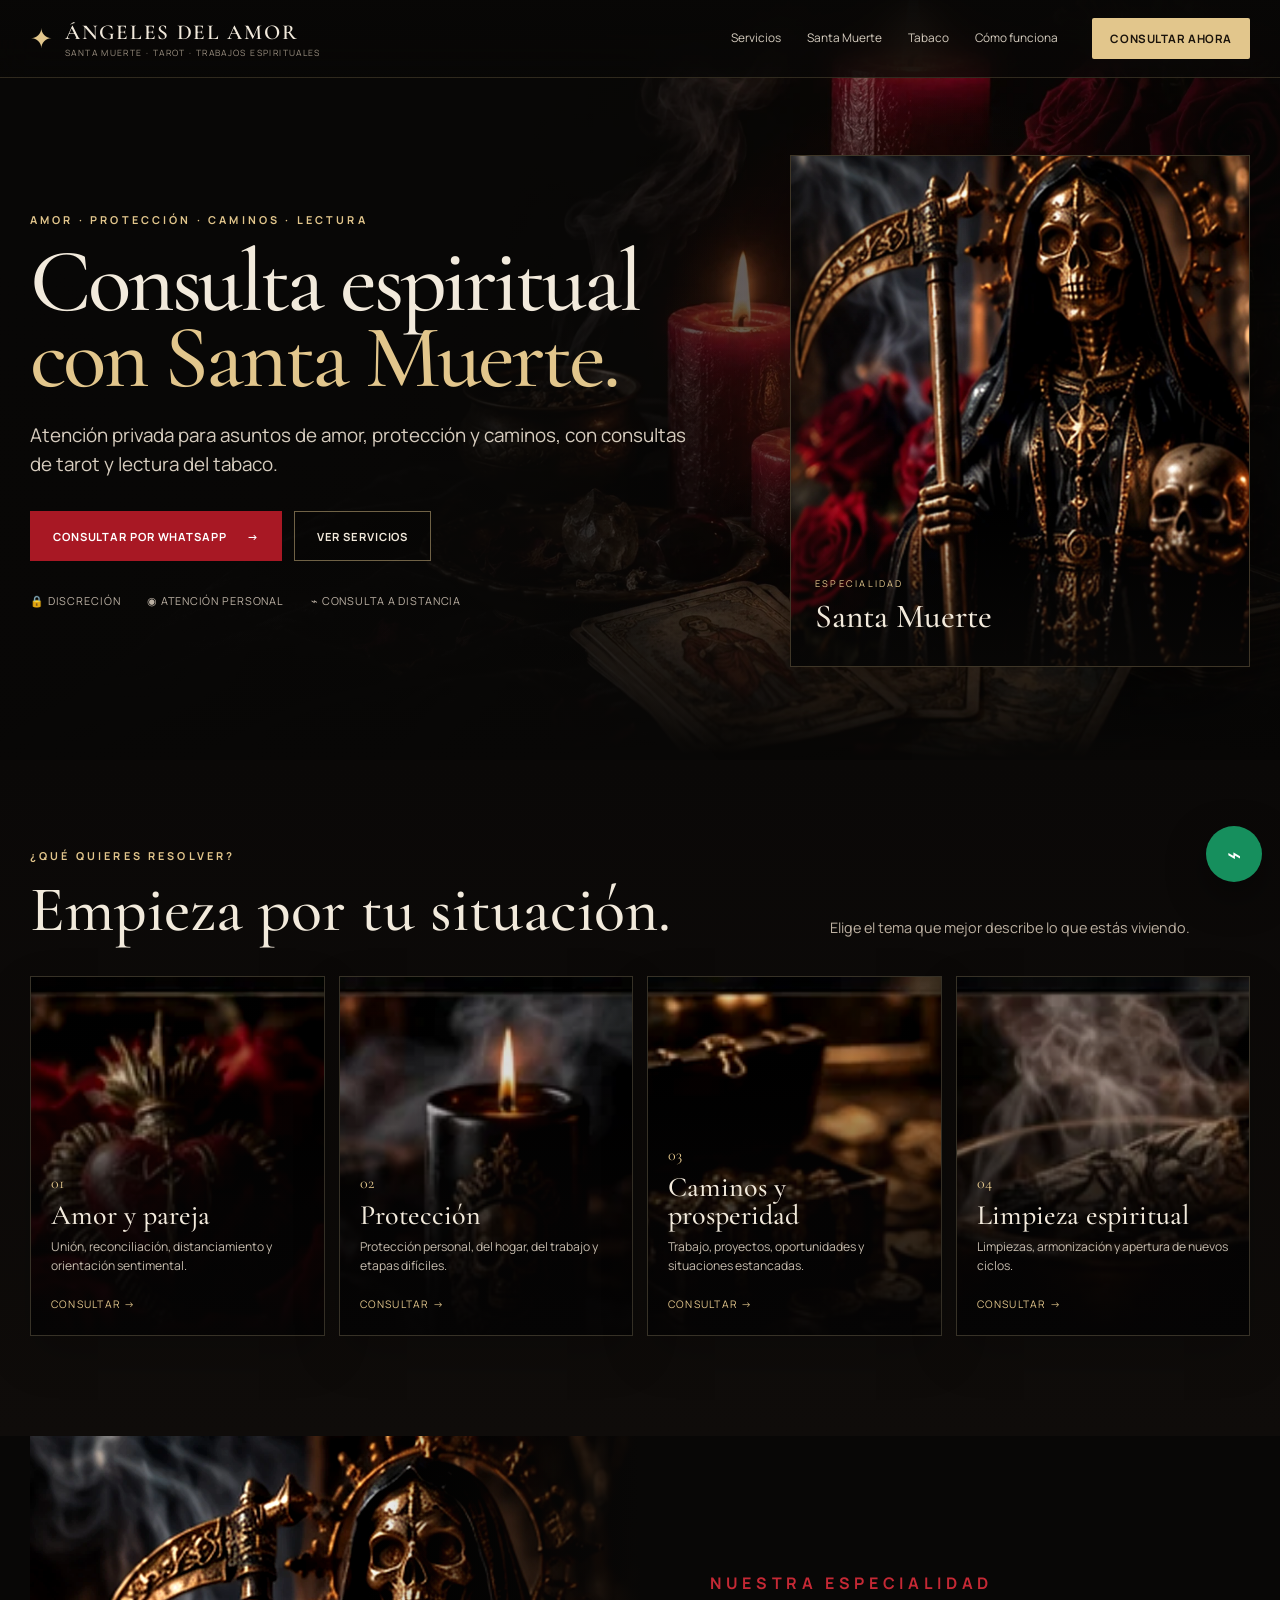
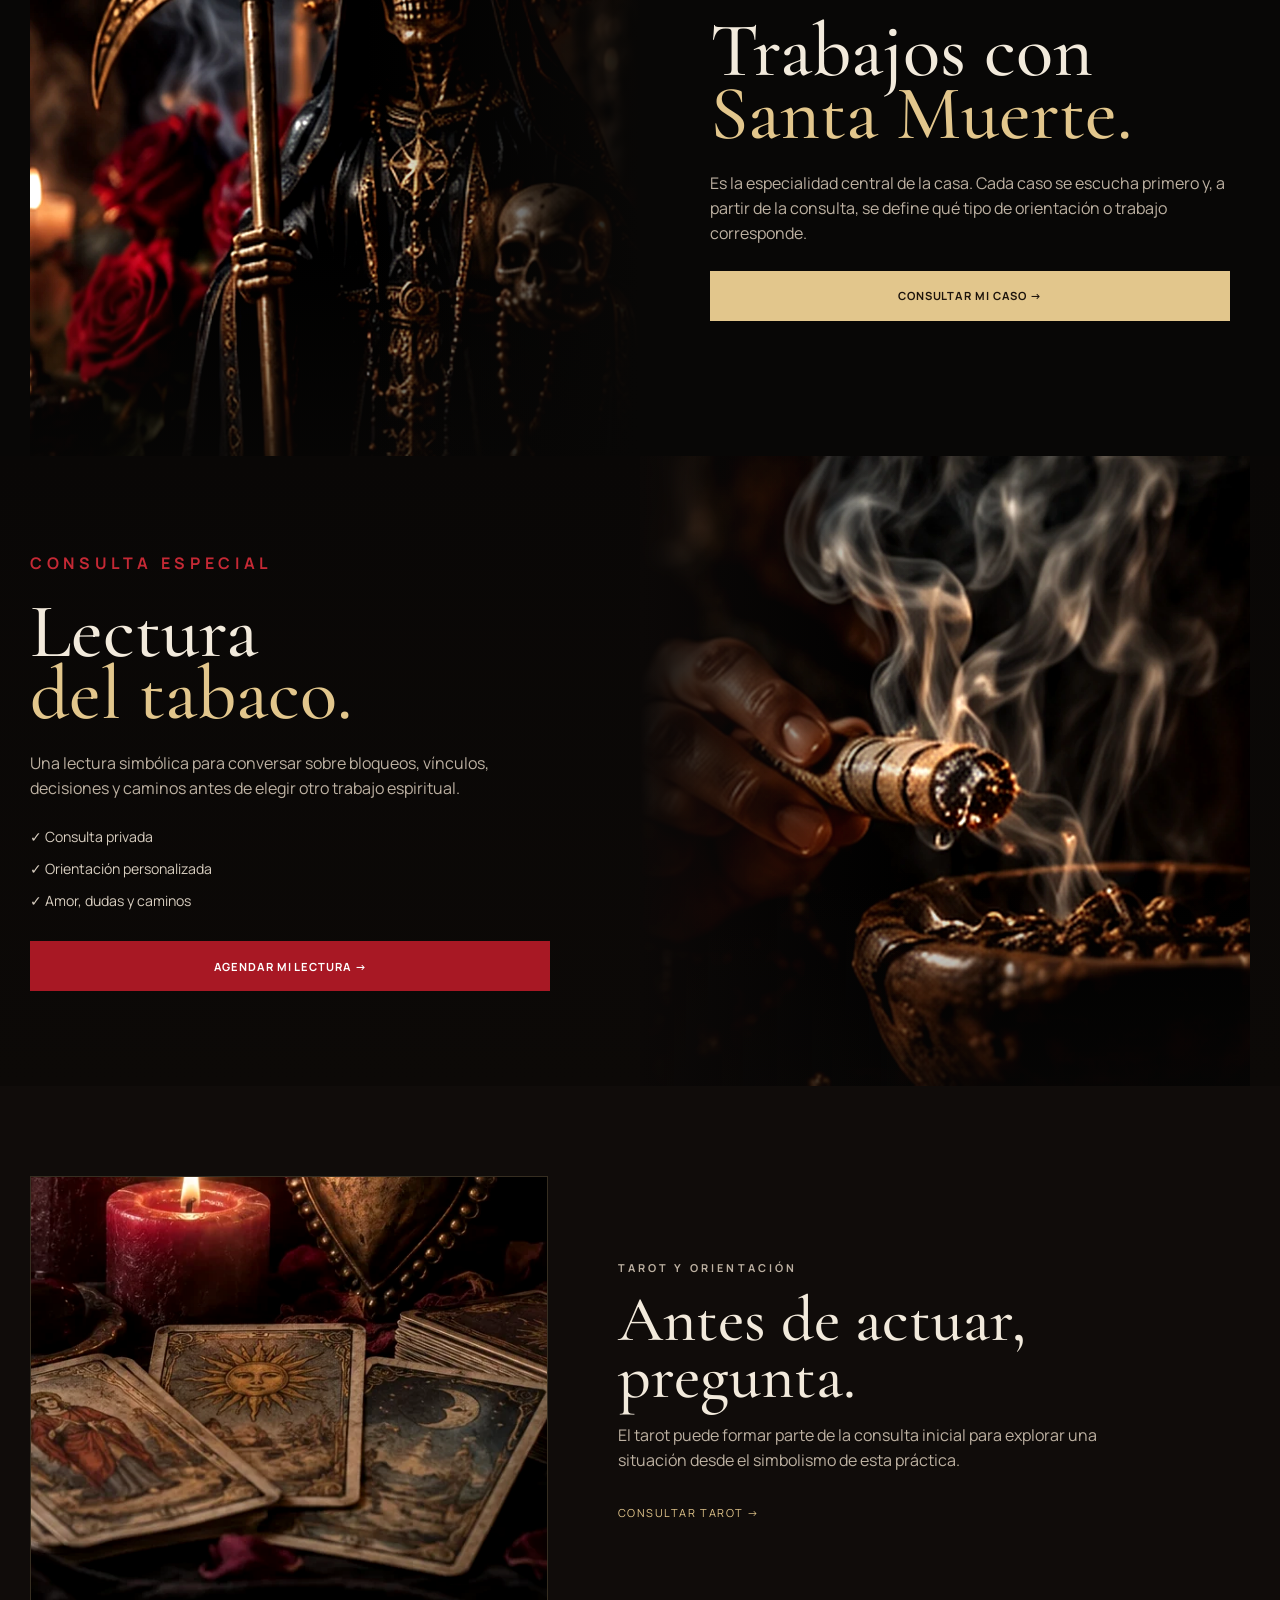
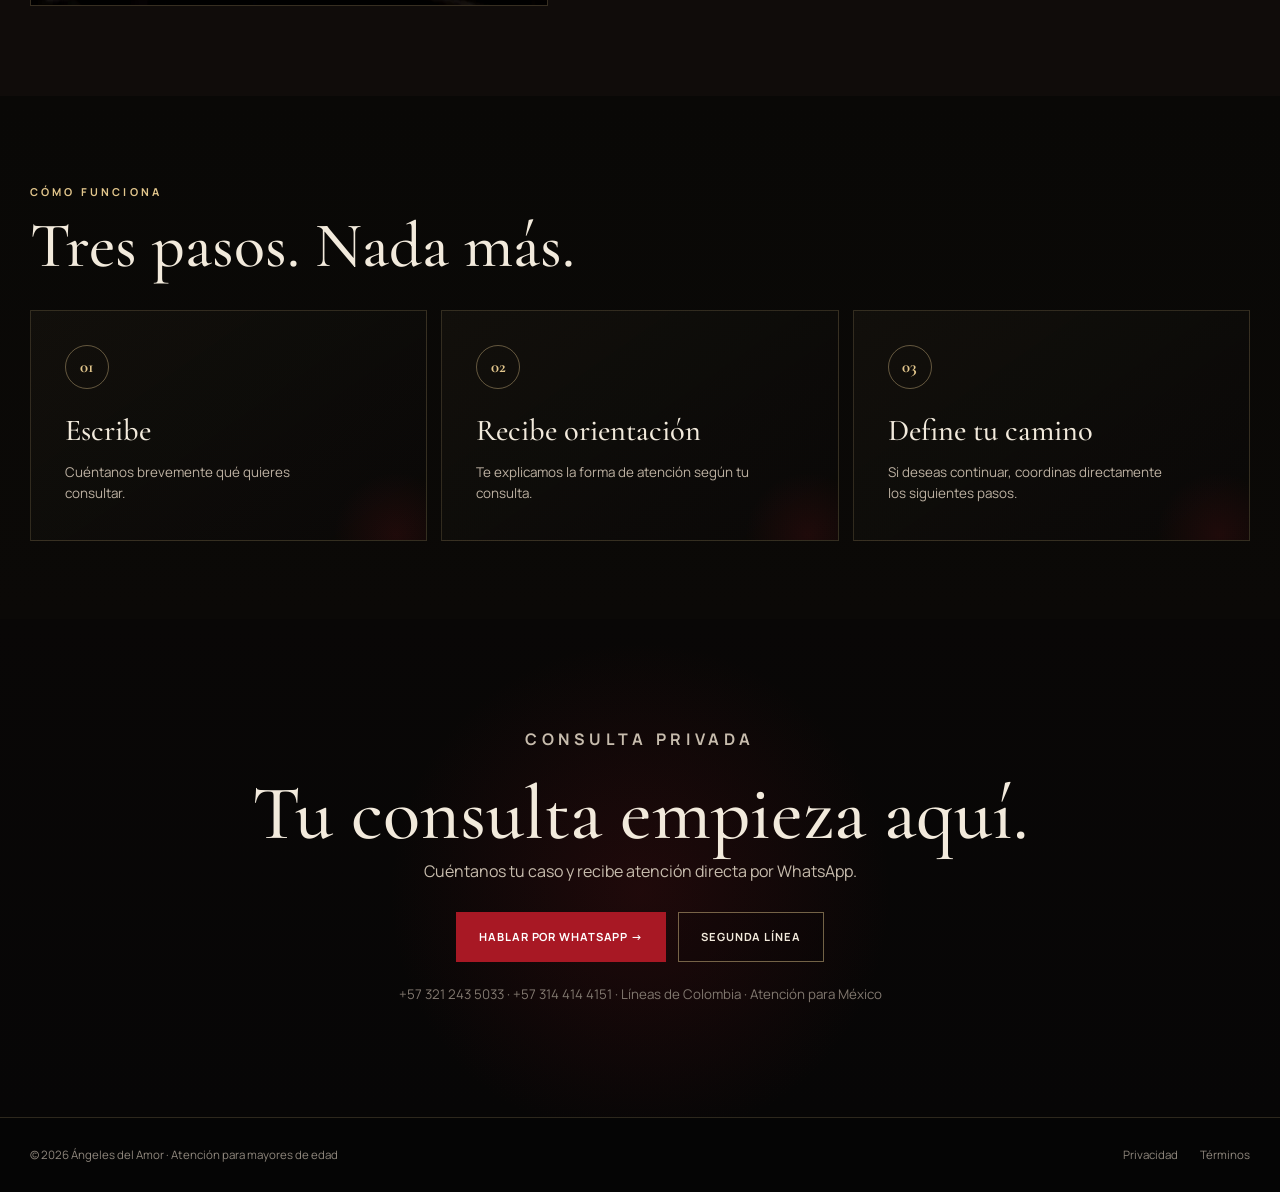
<file: index.html>
<!doctype html>
<html lang="es-MX">
<head>
  <meta charset="utf-8">
  <meta name="viewport" content="width=device-width,initial-scale=1">
  <title>Ángeles del Amor | Santa Muerte, amor y lectura del tabaco</title>
  <meta name="description" content="Consultas espirituales privadas para México: Santa Muerte, amor y pareja, protección, limpiezas, tarot y lectura del tabaco. Atención por WhatsApp.">
  <meta name="theme-color" content="#080706">
  <meta name="robots" content="index,follow">
  <meta property="og:title" content="Ángeles del Amor | Santa Muerte, amor y caminos">
  <meta property="og:description" content="Consulta privada por WhatsApp sobre amor, protección, limpiezas, tarot y lectura del tabaco.">
  <meta property="og:type" content="website">
  <meta property="og:locale" content="es_MX">
  <meta property="og:image" content="assets/img/altar.webp">
  <link rel="icon" href="icon.svg">
  <link rel="preconnect" href="https://fonts.googleapis.com">
  <link rel="preconnect" href="https://fonts.gstatic.com" crossorigin>
  <link href="https://fonts.googleapis.com/css2?family=Cormorant+Garamond:wght@500;600&family=Manrope:wght@400;500;600;700&display=swap" rel="stylesheet">
  <link rel="stylesheet" href="assets/styles.css">
</head>
<body>
<header class="site-header" id="inicio">
  <div class="shell nav-wrap">
    <a class="brand" href="#inicio" aria-label="Ángeles del Amor, inicio">
      <span class="sigil">✦</span>
      <span><strong>ÁNGELES DEL AMOR</strong><small>Santa Muerte · Tarot · Trabajos espirituales</small></span>
    </a>
    <nav class="nav-links" aria-label="Navegación principal">
      <a href="#servicios">Servicios</a>
      <a href="#santa">Santa Muerte</a>
      <a href="#tabaco">Tabaco</a>
      <a href="#proceso">Cómo funciona</a>
    </nav>
    <a class="top-cta" data-wa="una consulta privada">Consultar ahora</a>
    <button class="menu-btn" aria-label="Abrir menú" aria-expanded="false">☰</button>
  </div>
</header>

<main>
  <section class="hero">
    <div class="hero-backdrop" aria-hidden="true"></div>
    <div class="shell hero-grid">
      <div class="hero-copy reveal is-visible">
        <p class="kicker">AMOR · PROTECCIÓN · CAMINOS · LECTURA</p>
        <h1>Consulta espiritual<br><em>con Santa Muerte.</em></h1>
        <p class="lead">Atención privada para asuntos de amor, protección y caminos, con consultas de tarot y lectura del tabaco.</p>
        <div class="hero-actions">
          <a class="btn btn-primary" data-wa="una consulta espiritual con Santa Muerte">Consultar por WhatsApp <span>→</span></a>
          <a class="btn btn-line" href="#servicios">Ver servicios</a>
        </div>
        <div class="trust-strip">
          <span>🔒 Discreción</span><span>◉ Atención personal</span><span>⌁ Consulta a distancia</span>
        </div>
      </div>
      <div class="hero-visual reveal delay-1">
        <div class="image-frame santa-frame">
          <img src="assets/img/santa-muerte.webp" alt="Representación de la Santa Muerte en un altar con veladoras" loading="eager">
          <div class="image-caption"><span>Especialidad</span><strong>Santa Muerte</strong></div>
        </div>
      </div>
    </div>
  </section>

  <section class="services-section" id="servicios">
    <div class="shell">
      <div class="section-head reveal">
        <div><p class="kicker">¿QUÉ QUIERES RESOLVER?</p><h2>Empieza por tu situación.</h2></div>
        <p>Elige el tema que mejor describe lo que estás viviendo.</p>
      </div>
      <div class="service-grid">
        <article class="service-card reveal">
          <img src="assets/img/amor.webp" alt="Corazón votivo entre rosas rojas" loading="lazy">
          <div class="service-overlay"><span>01</span><h3>Amor y pareja</h3><p>Unión, reconciliación, distanciamiento y orientación sentimental.</p><a data-wa="amor, pareja o retorno">Consultar →</a></div>
        </article>
        <article class="service-card reveal delay-1">
          <img src="assets/img/proteccion.webp" alt="Veladora oscura encendida para protección" loading="lazy">
          <div class="service-overlay"><span>02</span><h3>Protección</h3><p>Protección personal, del hogar, del trabajo y etapas difíciles.</p><a data-wa="protección espiritual">Consultar →</a></div>
        </article>
        <article class="service-card reveal delay-2">
          <img src="assets/img/prosperidad.webp" alt="Cofre y monedas como símbolo de prosperidad" loading="lazy">
          <div class="service-overlay"><span>03</span><h3>Caminos y prosperidad</h3><p>Trabajo, proyectos, oportunidades y situaciones estancadas.</p><a data-wa="caminos, trabajo o prosperidad">Consultar →</a></div>
        </article>
        <article class="service-card reveal">
          <img src="assets/img/limpieza.webp" alt="Recipiente ritual con humo para limpieza espiritual" loading="lazy">
          <div class="service-overlay"><span>04</span><h3>Limpieza espiritual</h3><p>Limpiezas, armonización y apertura de nuevos ciclos.</p><a data-wa="una limpieza espiritual">Consultar →</a></div>
        </article>
      </div>
    </div>
  </section>

  <section class="feature feature-santa" id="santa">
    <div class="shell feature-grid">
      <div class="feature-image reveal"><img src="assets/img/santa-muerte.webp" alt="Santa Muerte con manto negro, guadaña y veladoras" loading="lazy"></div>
      <div class="feature-copy reveal delay-1">
        <p class="kicker red">NUESTRA ESPECIALIDAD</p>
        <h2>Trabajos con<br><em>Santa Muerte.</em></h2>
        <p>Es la especialidad central de la casa. Cada caso se escucha primero y, a partir de la consulta, se define qué tipo de orientación o trabajo corresponde.</p>
        <a class="btn btn-gold" data-wa="un trabajo relacionado con la Santa Muerte">Consultar mi caso →</a>
      </div>
    </div>
  </section>

  <section class="feature feature-tabaco" id="tabaco">
    <div class="shell feature-grid reverse">
      <div class="feature-image tabaco-img reveal"><img src="assets/img/lectura-tabaco.webp" alt="Lectura del tabaco con humo y luz de velas" loading="lazy"></div>
      <div class="feature-copy reveal delay-1">
        <p class="kicker red">CONSULTA ESPECIAL</p>
        <h2>Lectura<br><em>del tabaco.</em></h2>
        <p>Una lectura simbólica para conversar sobre bloqueos, vínculos, decisiones y caminos antes de elegir otro trabajo espiritual.</p>
        <div class="mini-list"><span>✓ Consulta privada</span><span>✓ Orientación personalizada</span><span>✓ Amor, dudas y caminos</span></div>
        <a class="btn btn-primary" data-wa="una lectura del tabaco">Agendar mi lectura →</a>
      </div>
    </div>
  </section>

  <section class="tarot-band">
    <div class="shell tarot-grid">
      <div class="tarot-image reveal"><img src="assets/img/tarot.webp" alt="Cartas de tarot junto a veladoras" loading="lazy"></div>
      <div class="tarot-copy reveal delay-1">
        <p class="kicker">TAROT Y ORIENTACIÓN</p>
        <h2>Antes de actuar,<br>pregunta.</h2>
        <p>El tarot puede formar parte de la consulta inicial para explorar una situación desde el simbolismo de esta práctica.</p>
        <a data-wa="una consulta de tarot">Consultar tarot →</a>
      </div>
    </div>
  </section>

  <section class="process" id="proceso">
    <div class="shell">
      <div class="section-head compact reveal"><div><p class="kicker">CÓMO FUNCIONA</p><h2>Tres pasos. Nada más.</h2></div></div>
      <div class="process-grid">
        <div class="process-step reveal"><b>01</b><h3>Escribe</h3><p>Cuéntanos brevemente qué quieres consultar.</p></div>
        <div class="process-step reveal delay-1"><b>02</b><h3>Recibe orientación</h3><p>Te explicamos la forma de atención según tu consulta.</p></div>
        <div class="process-step reveal delay-2"><b>03</b><h3>Define tu camino</h3><p>Si deseas continuar, coordinas directamente los siguientes pasos.</p></div>
      </div>
    </div>
  </section>

  <section class="final-cta">
    <div class="shell final-inner reveal">
      <p class="kicker">CONSULTA PRIVADA</p>
      <h2>Tu consulta empieza aquí.</h2>
      <p>Cuéntanos tu caso y recibe atención directa por WhatsApp.</p>
      <div class="hero-actions centered">
        <a class="btn btn-primary" data-wa="una consulta privada">Hablar por WhatsApp →</a>
        <a class="btn btn-line" data-wa="una consulta privada" data-number="573144144151">Segunda línea</a>
      </div>
      <small>+57 321 243 5033 · +57 314 414 4151 · Líneas de Colombia · Atención para México</small>
    </div>
  </section>
</main>

<footer class="footer">
  <div class="shell footer-row">
    <div>© 2026 Ángeles del Amor · Atención para mayores de edad</div>
    <div><a href="privacidad.html">Privacidad</a><a href="terminos.html">Términos</a></div>
  </div>
</footer>

<a class="wa-float" data-wa="una consulta privada" aria-label="Consultar por WhatsApp">⌁</a>
<script src="assets/app.js"></script>
</body>
</html>
</file>
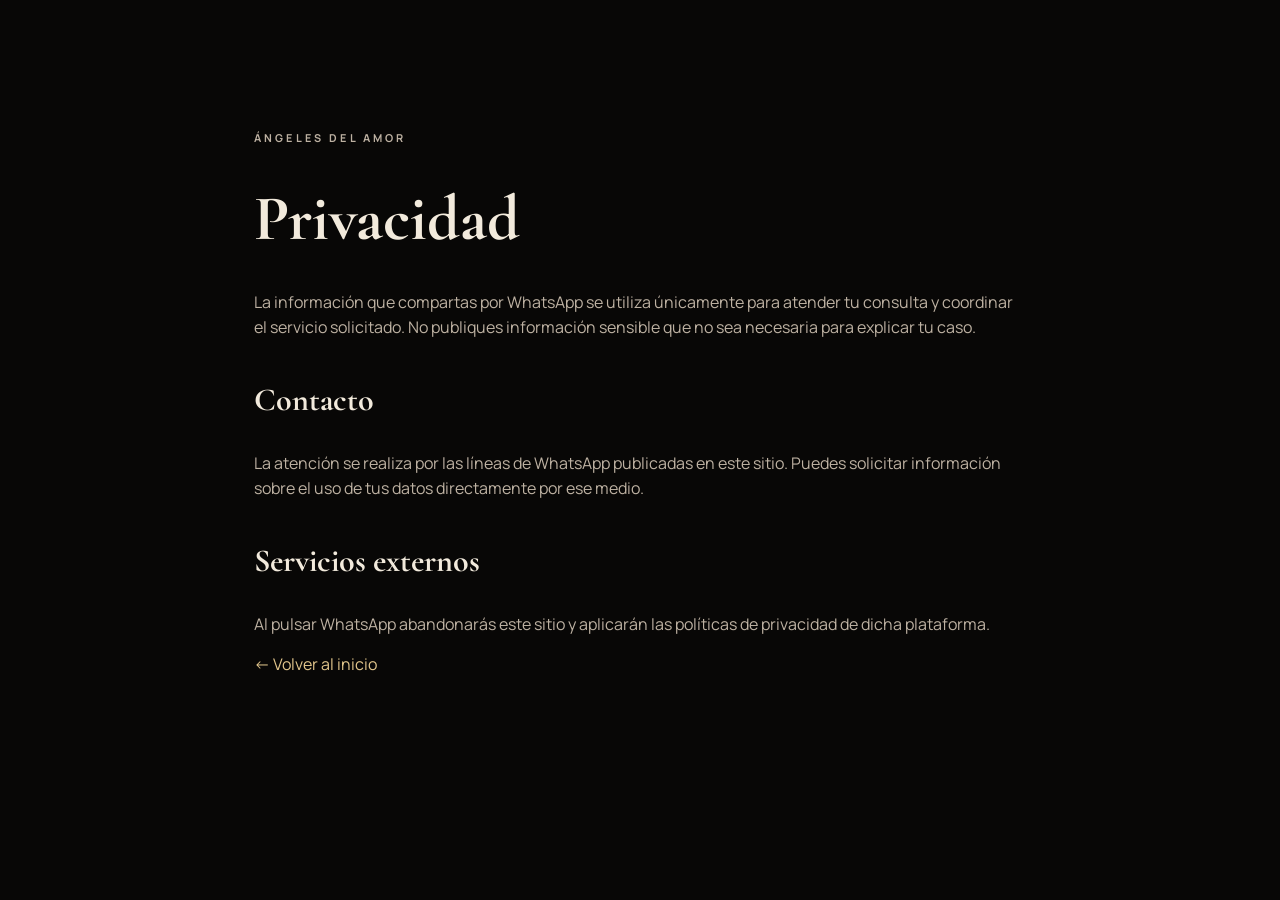
<file: privacidad.html>
<!doctype html><html lang="es-MX"><head><meta charset="utf-8"><meta name="viewport" content="width=device-width,initial-scale=1"><title>Privacidad | Ángeles del Amor</title><link rel="preconnect" href="https://fonts.googleapis.com"><link rel="preconnect" href="https://fonts.gstatic.com" crossorigin><link href="https://fonts.googleapis.com/css2?family=Cormorant+Garamond:wght@500;600&family=Manrope:wght@400;500;600&display=swap" rel="stylesheet"><link rel="stylesheet" href="assets/styles.css"><style>.legal{max-width:820px;margin:0 auto;padding:130px 24px 80px}.legal h1{font-family:var(--serif);font-size:4rem;line-height:.9}.legal h2{font-family:var(--serif);font-size:2rem;margin-top:35px}.legal p,.legal li{color:var(--muted)}.legal a{color:var(--gold2)}</style></head><body><main class="legal"><p class="kicker">ÁNGELES DEL AMOR</p><h1>Privacidad</h1><p>La información que compartas por WhatsApp se utiliza únicamente para atender tu consulta y coordinar el servicio solicitado. No publiques información sensible que no sea necesaria para explicar tu caso.</p><h2>Contacto</h2><p>La atención se realiza por las líneas de WhatsApp publicadas en este sitio. Puedes solicitar información sobre el uso de tus datos directamente por ese medio.</p><h2>Servicios externos</h2><p>Al pulsar WhatsApp abandonarás este sitio y aplicarán las políticas de privacidad de dicha plataforma.</p><p><a href="index.html">← Volver al inicio</a></p></main></body></html>
</file>
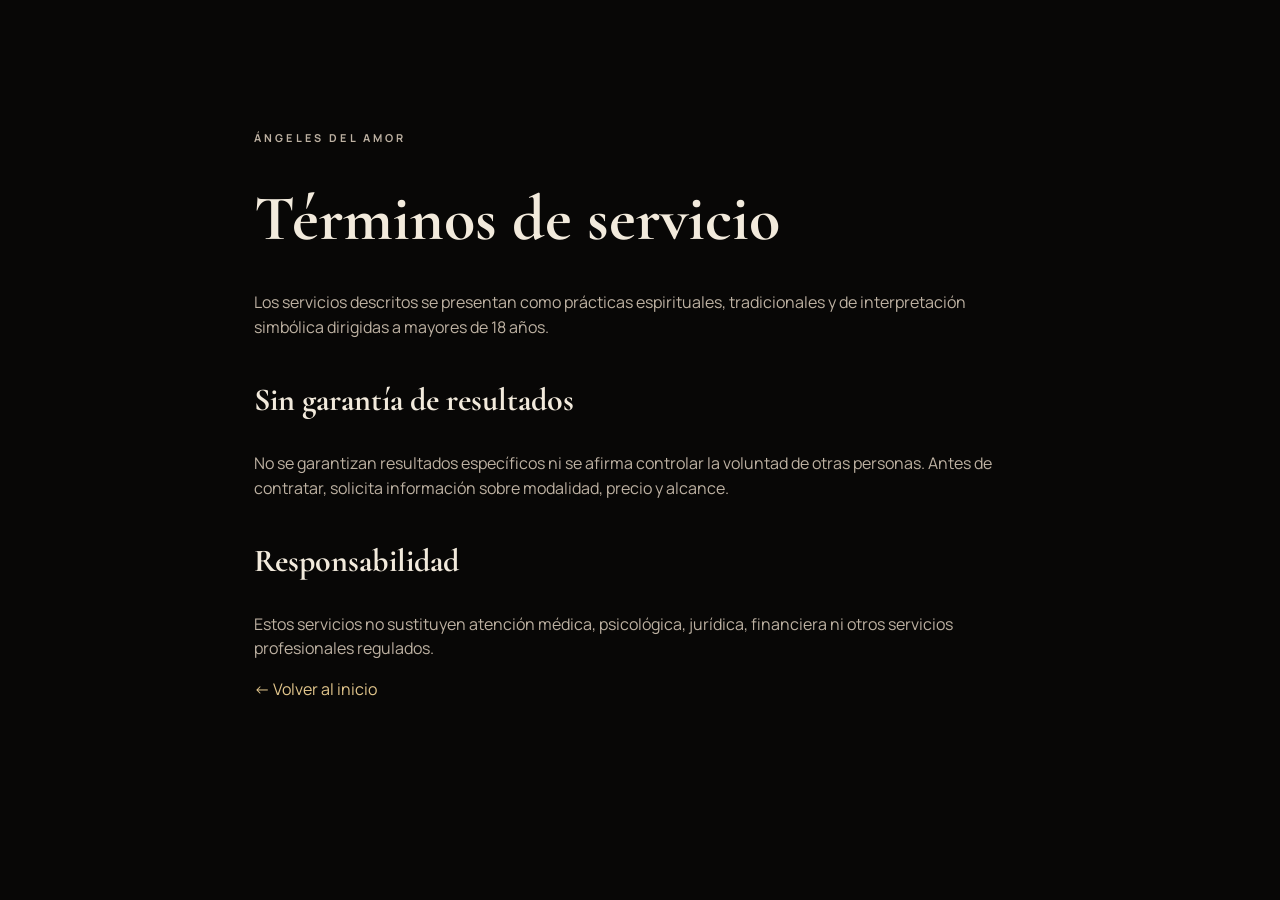
<file: terminos.html>
<!doctype html><html lang="es-MX"><head><meta charset="utf-8"><meta name="viewport" content="width=device-width,initial-scale=1"><title>Términos | Ángeles del Amor</title><link rel="preconnect" href="https://fonts.googleapis.com"><link rel="preconnect" href="https://fonts.gstatic.com" crossorigin><link href="https://fonts.googleapis.com/css2?family=Cormorant+Garamond:wght@500;600&family=Manrope:wght@400;500;600&display=swap" rel="stylesheet"><link rel="stylesheet" href="assets/styles.css"><style>.legal{max-width:820px;margin:0 auto;padding:130px 24px 80px}.legal h1{font-family:var(--serif);font-size:4rem;line-height:.9}.legal h2{font-family:var(--serif);font-size:2rem;margin-top:35px}.legal p,.legal li{color:var(--muted)}.legal a{color:var(--gold2)}</style></head><body><main class="legal"><p class="kicker">ÁNGELES DEL AMOR</p><h1>Términos de servicio</h1><p>Los servicios descritos se presentan como prácticas espirituales, tradicionales y de interpretación simbólica dirigidas a mayores de 18 años.</p><h2>Sin garantía de resultados</h2><p>No se garantizan resultados específicos ni se afirma controlar la voluntad de otras personas. Antes de contratar, solicita información sobre modalidad, precio y alcance.</p><h2>Responsabilidad</h2><p>Estos servicios no sustituyen atención médica, psicológica, jurídica, financiera ni otros servicios profesionales regulados.</p><p><a href="index.html">← Volver al inicio</a></p></main></body></html>
</file>
<file: assets/styles.css>
:root{--bg:#080706;--bg2:#0e0b0a;--panel:#120e0c;--ivory:#f2eadc;--muted:#bdb1a2;--gold:#c9a86a;--gold2:#e2c68c;--red:#9f1520;--wine:#591116;--line:rgba(226,198,140,.18);--serif:"Cormorant Garamond",Georgia,serif;--sans:"Manrope",Arial,sans-serif;--max:1220px}*{box-sizing:border-box}html{scroll-behavior:smooth}body{margin:0;background:var(--bg);color:var(--ivory);font-family:var(--sans);line-height:1.55;overflow-x:hidden}a{color:inherit;text-decoration:none;cursor:pointer}img{display:block;width:100%}.shell{width:min(calc(100% - 48px),var(--max));margin:auto}.site-header{position:fixed;z-index:100;top:0;left:0;right:0;height:78px;background:linear-gradient(180deg,rgba(8,7,6,.97),rgba(8,7,6,.8));border-bottom:1px solid var(--line);backdrop-filter:blur(18px)}.nav-wrap{height:100%;display:flex;align-items:center;gap:34px}.brand{display:flex;align-items:center;gap:12px;min-width:290px}.sigil{font-size:1.7rem;color:var(--gold2)}.brand strong{display:block;font-family:var(--serif);font-size:1.33rem;letter-spacing:.08em;font-weight:600}.brand small{display:block;color:#9d9182;font-size:.54rem;letter-spacing:.16em;text-transform:uppercase;margin-top:-2px}.nav-links{display:flex;gap:26px;margin-left:auto;font-size:.74rem}.nav-links a{color:#d7cec0}.nav-links a:hover{color:var(--gold2)}.top-cta{padding:12px 18px;background:var(--gold2);color:#1a130b;font-size:.72rem;font-weight:700;letter-spacing:.05em;text-transform:uppercase;border-radius:2px}.menu-btn{display:none;margin-left:auto;border:0;background:none;color:#fff;font-size:1.5rem}.hero{min-height:760px;padding:142px 0 80px;position:relative;display:flex;align-items:center;overflow:hidden;background:#080706}.hero-backdrop{position:absolute;inset:0;background:linear-gradient(90deg,rgba(8,7,6,.98) 0%,rgba(8,7,6,.92) 39%,rgba(8,7,6,.22) 78%,rgba(8,7,6,.75) 100%),url('img/altar.webp') center/cover no-repeat;opacity:.95}.hero-backdrop:after{content:"";position:absolute;inset:0;background:radial-gradient(circle at 72% 46%,rgba(165,44,27,.2),transparent 26%),linear-gradient(0deg,#080706 0%,transparent 22%)}.hero-grid{position:relative;display:grid;grid-template-columns:1.05fr .78fr;gap:70px;align-items:center}.kicker{margin:0 0 16px;font-size:.68rem;letter-spacing:.29em;text-transform:uppercase;color:var(--gold2);font-weight:700}.kicker.red{color:#c52935}.hero-copy h1{font-family:var(--serif);font-size:clamp(4.4rem,7vw,7.7rem);line-height:.84;letter-spacing:-.035em;margin:0 0 26px;font-weight:500}.hero-copy h1 em,.feature-copy h2 em{color:var(--gold2);font-style:normal}.lead{max-width:680px;font-size:1.18rem;color:#d7cdbf;margin:0 0 32px}.hero-actions{display:flex;gap:12px;flex-wrap:wrap}.btn{display:inline-flex;align-items:center;justify-content:center;gap:20px;min-height:50px;padding:0 22px;text-transform:uppercase;letter-spacing:.08em;font-size:.7rem;font-weight:700;border:1px solid transparent;transition:.25s}.btn:hover{transform:translateY(-2px)}.btn-primary{background:#a81824;color:white}.btn-primary:hover{background:#bf202d}.btn-line{border-color:rgba(226,198,140,.48);background:rgba(0,0,0,.15)}.btn-gold{background:var(--gold2);color:#1d140c}.trust-strip{display:flex;gap:27px;margin-top:32px;color:#bcb1a4;font-size:.68rem;text-transform:uppercase;letter-spacing:.08em}.hero-visual{display:flex;justify-content:flex-end}.image-frame{position:relative;border:1px solid rgba(226,198,140,.24);box-shadow:0 26px 80px rgba(0,0,0,.55);overflow:hidden;background:#0b0908}.santa-frame{width:min(460px,100%);aspect-ratio:.9}.santa-frame img{height:100%;object-fit:cover;object-position:62% 50%;transform:scale(1.07)}.santa-frame:after{content:"";position:absolute;inset:0;background:linear-gradient(0deg,rgba(8,7,6,.9),transparent 32%),linear-gradient(90deg,rgba(8,7,6,.35),transparent 40%)}.image-caption{position:absolute;z-index:2;left:24px;bottom:22px}.image-caption span{display:block;font-size:.58rem;text-transform:uppercase;letter-spacing:.24em;color:var(--gold2)}.image-caption strong{font-family:var(--serif);font-size:2.1rem;font-weight:500}.services-section{padding:88px 0 100px;background:linear-gradient(180deg,#0a0807,#0f0c0a)}.section-head{display:grid;grid-template-columns:1fr 420px;gap:50px;align-items:end;margin-bottom:36px}.section-head h2{font-family:var(--serif);font-size:clamp(3rem,5vw,5rem);line-height:.92;margin:0;font-weight:500}.section-head>p{margin:0;color:var(--muted);font-size:.9rem}.service-grid{display:grid;grid-template-columns:repeat(4,1fr);gap:14px}.service-card{position:relative;min-height:360px;overflow:hidden;border:1px solid var(--line);background:#111}.service-card img{height:100%;object-fit:cover;filter:saturate(.88) contrast(1.04);transition:.55s}.service-card:after{content:"";position:absolute;inset:0;background:linear-gradient(0deg,rgba(5,4,4,.98) 0%,rgba(5,4,4,.72) 38%,rgba(5,4,4,.08) 72%)}.service-card:hover img{transform:scale(1.05)}.service-overlay{position:absolute;z-index:2;left:20px;right:20px;bottom:20px}.service-overlay>span{font-family:var(--serif);font-size:1rem;color:var(--gold2)}.service-overlay h3{font-family:var(--serif);font-size:1.75rem;line-height:1;margin:5px 0 9px;font-weight:500}.service-overlay p{font-size:.76rem;color:#c6bcae;margin:0 0 14px}.service-overlay a{font-size:.65rem;text-transform:uppercase;letter-spacing:.12em;color:var(--gold2)}.feature{padding:0;background:#080706}.feature-grid{display:grid;grid-template-columns:1fr 1fr;min-height:620px}.feature-grid.reverse{grid-template-columns:1fr 1fr}.feature-image{position:relative;overflow:hidden;min-height:620px}.feature-image img{height:100%;object-fit:cover}.feature-image:after{content:"";position:absolute;inset:0;background:linear-gradient(90deg,transparent 55%,#080706 100%),linear-gradient(0deg,rgba(8,7,6,.75),transparent 34%)}.feature-copy{padding:95px 0 95px 70px;display:flex;flex-direction:column;justify-content:center;max-width:590px}.feature-copy h2{font-family:var(--serif);font-size:clamp(4rem,6vw,6.4rem);line-height:.82;margin:0 0 25px;font-weight:500}.feature-copy>p{color:var(--muted);font-size:1rem;margin:0 0 25px}.mini-list{display:grid;gap:10px;margin-bottom:30px}.mini-list span{color:#d8cec0;font-size:.88rem}.feature-tabaco{background:linear-gradient(180deg,#090706,#0c0907)}.feature-tabaco .feature-grid.reverse .feature-image{order:2}.feature-tabaco .feature-grid.reverse .feature-copy{order:1;padding-left:0;padding-right:70px}.feature-tabaco .feature-image:after{background:linear-gradient(270deg,transparent 55%,#0b0807 100%),linear-gradient(0deg,rgba(8,7,6,.7),transparent 32%)}.tarot-band{padding:90px 0;background:#100c0a}.tarot-grid{display:grid;grid-template-columns:.9fr 1.1fr;gap:70px;align-items:center}.tarot-image{height:430px;border:1px solid var(--line);overflow:hidden}.tarot-image img{height:100%;object-fit:cover}.tarot-copy h2{font-family:var(--serif);font-size:clamp(3.5rem,5vw,5.5rem);line-height:.88;margin:0 0 18px;font-weight:500}.tarot-copy p{max-width:520px;color:var(--muted)}.tarot-copy>a{display:inline-block;margin-top:15px;color:var(--gold2);text-transform:uppercase;font-size:.69rem;letter-spacing:.14em}.process{padding:90px 0;background:#090806}.section-head.compact{grid-template-columns:1fr;margin-bottom:34px}.process-grid{display:grid;grid-template-columns:repeat(3,1fr);border-top:1px solid var(--line);border-left:1px solid var(--line)}.process-step{padding:28px 28px 32px;border-right:1px solid var(--line);border-bottom:1px solid var(--line);min-height:190px}.process-step b{font-family:var(--serif);font-size:1.5rem;color:var(--gold)}.process-step h3{font-family:var(--serif);font-size:2.1rem;font-weight:500;margin:12px 0 8px}.process-step p{margin:0;color:var(--muted);font-size:.84rem}.credibility{padding:34px 0;background:#050505;border-top:1px solid var(--line);border-bottom:1px solid var(--line)}.credibility-grid{display:grid;grid-template-columns:repeat(4,1fr);gap:26px}.credibility-grid div{display:flex;gap:13px;align-items:flex-start}.credibility-grid strong{color:var(--gold2);font-family:var(--serif);font-size:1.25rem;font-weight:500}.credibility-grid span{color:#aaa095;font-size:.72rem;line-height:1.4}.final-cta{padding:115px 0;text-align:center;background:radial-gradient(circle at 50% 60%,rgba(116,20,26,.24),transparent 34%),#080706}.final-inner h2{font-family:var(--serif);font-size:clamp(4rem,7vw,6.8rem);line-height:.88;margin:0 0 12px;font-weight:500}.final-inner>p{margin:0 0 28px;color:var(--muted)}.centered{justify-content:center}.final-inner small{display:block;margin-top:22px;color:#8e857a}.footer{padding:28px 0;border-top:1px solid var(--line);background:#050505;color:#8f877d;font-size:.72rem}.footer-row{display:flex;justify-content:space-between;gap:20px}.footer-row div:last-child{display:flex;gap:22px}.wa-float{position:fixed;z-index:95;right:18px;bottom:18px;width:56px;height:56px;border-radius:50%;display:grid;place-items:center;background:#168f5d;color:white;font-size:1.5rem;box-shadow:0 14px 40px rgba(0,0,0,.45)}.reveal{opacity:0;transform:translateY(22px);transition:.75s ease}.reveal.is-visible{opacity:1;transform:none}.delay-1{transition-delay:.11s}.delay-2{transition-delay:.22s}
@media(max-width:1050px){.nav-links{display:none}.top-cta{margin-left:auto}.hero-grid{grid-template-columns:1fr .7fr;gap:34px}.service-grid{grid-template-columns:repeat(2,1fr)}.feature-grid,.feature-grid.reverse{grid-template-columns:1fr 1fr}.credibility-grid{grid-template-columns:repeat(2,1fr)}}
@media(max-width:760px){.shell{width:min(calc(100% - 28px),var(--max))}.site-header{height:70px}.brand{min-width:0}.brand small{display:none}.brand strong{font-size:1.05rem}.top-cta{display:none}.menu-btn{display:block}.nav-links.mobile-open{display:flex;position:fixed;top:70px;left:0;right:0;flex-direction:column;background:#080706;border-bottom:1px solid var(--line);padding:24px 28px;gap:18px}.hero{padding:112px 0 65px;min-height:auto}.hero-backdrop{background:linear-gradient(180deg,rgba(8,7,6,.95),rgba(8,7,6,.78)),url('img/altar.webp') 65% center/cover}.hero-grid{grid-template-columns:1fr;gap:38px}.hero-copy h1{font-size:clamp(3.7rem,17vw,5.5rem)}.lead{font-size:1rem}.trust-strip{display:grid;gap:7px}.hero-visual{justify-content:flex-start}.santa-frame{width:100%;aspect-ratio:1.15}.santa-frame img{object-position:58% 45%}.services-section{padding:70px 0}.section-head{grid-template-columns:1fr;gap:16px}.section-head h2{font-size:3.1rem}.service-grid{grid-template-columns:1fr 1fr}.service-card{min-height:330px}.feature-grid,.feature-grid.reverse{grid-template-columns:1fr}.feature-image{min-height:500px}.feature-copy,.feature-tabaco .feature-grid.reverse .feature-copy{padding:60px 0;max-width:none}.feature-tabaco .feature-grid.reverse .feature-image{order:1}.feature-tabaco .feature-grid.reverse .feature-copy{order:2}.feature-image:after,.feature-tabaco .feature-image:after{background:linear-gradient(0deg,#080706,transparent 38%)}.tarot-band{padding:70px 0}.tarot-grid{grid-template-columns:1fr;gap:35px}.tarot-image{height:340px}.process{padding:70px 0}.process-grid{grid-template-columns:1fr}.credibility-grid{grid-template-columns:1fr}.final-cta{padding:85px 0}.footer-row{flex-direction:column}.btn{width:100%}.hero-actions{width:100%}}
@media(max-width:520px){.service-grid{grid-template-columns:1fr}.service-card{min-height:390px}.feature-image{min-height:440px}.hero-copy h1{font-size:3.65rem}}

/* V4 — refinement pass */
.service-card img{filter:saturate(.92) contrast(1.06) brightness(.92)}
.service-card{box-shadow:0 18px 44px rgba(0,0,0,.18)}
.service-card:after{background:linear-gradient(0deg,rgba(5,4,4,.98) 0%,rgba(5,4,4,.76) 34%,rgba(5,4,4,.07) 73%)}
.feature-image img,.tarot-image img{filter:saturate(.94) contrast(1.05)}
.process{padding:88px 0 78px;background:linear-gradient(180deg,#090806,#0b0907)}
.process-grid{border:0;gap:14px}
.process-step{position:relative;padding:34px 34px 36px;border:1px solid var(--line);min-height:205px;background:linear-gradient(145deg,rgba(226,198,140,.035),rgba(0,0,0,.08));overflow:hidden}
.process-step:before{content:"";position:absolute;inset:auto -35px -60px auto;width:130px;height:130px;border-radius:50%;background:radial-gradient(circle,rgba(139,22,30,.16),transparent 68%)}
.process-step b{display:inline-grid;place-items:center;width:44px;height:44px;border:1px solid rgba(226,198,140,.4);border-radius:50%;font-family:var(--serif);font-size:1.05rem;color:var(--gold2)}
.process-step h3{font-size:1.9rem;margin:18px 0 8px}
.process-step p{max-width:280px}







.final-cta{padding:108px 0 112px;background:radial-gradient(circle at 50% 55%,rgba(116,20,26,.22),transparent 36%),linear-gradient(180deg,#090706,#070606)}
.final-inner h2{font-size:clamp(3.8rem,6vw,6.3rem)}
.final-inner>p{font-size:1rem;color:#c7bcad}
.final-inner small{color:#81786f}
@media(max-width:900px){}
@media(max-width:760px){.process-grid{gap:10px}.process-step{min-height:auto;padding:28px}.final-cta{padding:80px 0 88px}}
</file>
